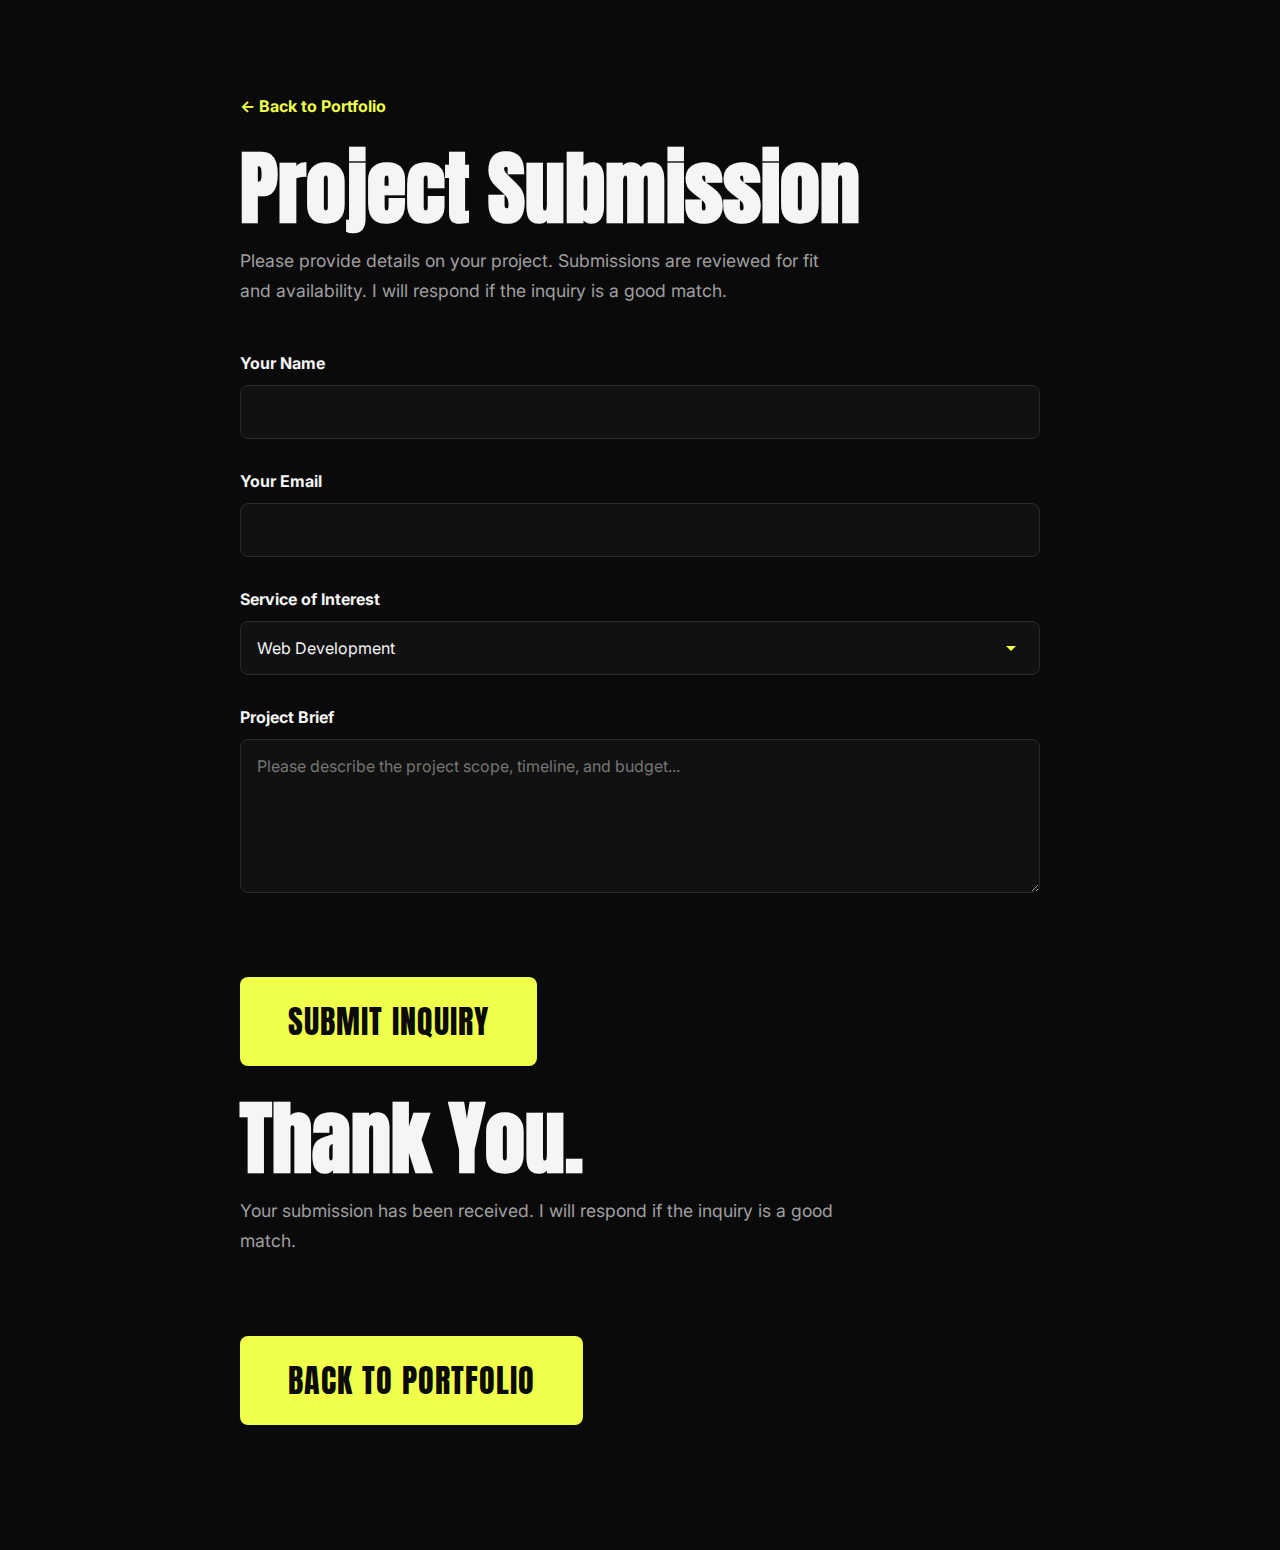
<file: contact.html>
<!DOCTYPE html>
<html lang="en">
<head>
    <meta charset="UTF-8">
    <meta name="viewport" content="width=device-width, initial-scale-1.0">
    <title>Submit an Inquiry - [Your Name]</title>
    <link rel="stylesheet" href="style.css">
    
    <link rel="preconnect" href="https://fonts.googleapis.com">
    <link rel="preconnect" href="https://fonts.gstatic.com" crossorigin>
    <link href="https://fonts.googleapis.com/css2?family=Anton&family=Inter:wght@400;500;700&display=swap" rel="stylesheet">
</head>
<body>
    <div class="page-container">
        
        <main class="form-container">
            <a href="index.html" class="back-link">&larr; Back to Portfolio</a>
            
            <h1 class="form-title">Project Submission</h1>

            <form name="inquiry" method="POST" data-netlify="true" data-netlify-honeypot="bot-field" action="/contact.html">
                <p>Please provide details on your project. Submissions are reviewed for fit and availability. I will respond if the inquiry is a good match.</p>

                <input type="hidden" name="form-name" value="inquiry" />
                
                <div style="display:none;">
                    <label>Don’t fill this out if you’re human: <input name="bot-field" /></label>
                </div>

                <div class="form-group">
                    <label for="name">Your Name</label>
                    <input type="text" id="name" name="name" required>
                </div>
                
                <div class="form-group">
                    <label for="email">Your Email</label>
                    <input type="email" id="email" name="email" required>
                </div>
                
                <div class="form-group">
                    <label for="project-type">Service of Interest</label>
                    <select id="project-type" name="project-type">
                        <option value="web-development">Web Development</option>
                        <option value="ui-ux-design">UI/UX Design</option>
                        <option value="branding">Branding</option>
                        <option value="other">Other</option>
                    </select>
                </div>
                
                <div class="form-group">
                    <label for="message">Project Brief</label>
                    <textarea id="message" name="message" rows="6" placeholder="Please describe the project scope, timeline, and budget..." required></textarea>
                </div>
                
                <div class="form-submit-wrapper">
                    <button type="submit" class="footer-button">Submit Inquiry</button>
                </div>

            </form>

            <div data-netlify-form-success="true">
                <h1 class="form-title">Thank You.</h1>
                <p>Your submission has been received. I will respond if the inquiry is a good match.</p>
                <div class="form-submit-wrapper">
                    <a href="index.html" class="footer-button">Back to Portfolio</a>
                </div>
            </div>

        </main>
    </div>
</body>
</html>
</file>
<file: style.css>
/* ======== GLOBAL STYLES (Unchanged) ======== */
:root {
    --bg-color: #0a0a0a;
    --text-color: #f5f5f5;
    --border-color: #2a2a2a;
    --accent-color: #f0ff4a;
}
body {
    background-color: var(--bg-color);
    color: var(--text-color);
    font-family: 'Inter', sans-serif;
    margin: 0;
    overscroll-behavior: none;
}
.page-container { width: 100%; }
h1, h2, h3 { font-weight: 700; margin: 0; }
p { font-size: 1.1rem; line-height: 1.7; color: #a0a0a0; }
a { color: var(--text-color); text-decoration: none; transition: color 0.3s ease; }
a:hover { color: var(--accent-color); }

/* ======== HERO SECTION (Unchanged) ======== */
.hero-section {
    min-height: 100vh; display: flex; flex-direction: column;
    justify-content: space-between; padding: 3rem; box-sizing: border-box;
    border-bottom: 1px solid var(--border-color);
}
.hero-title {
    font-family: 'Anton', sans-serif; font-size: 14vw; line-height: 0.9;
    letter-spacing: -0.02em; display: flex; flex-direction: column; padding-top: 4rem;
}
.hero-title-accent { color: var(--accent-color); }
.hero-intro { max-width: 500px; }
.hero-availability {
    display: flex; align-items: center; gap: 0.75rem;
    font-weight: 500; margin-top: 1.5rem;
}
.hero-availability span {
    width: 10px; height: 10px; background-color: var(--accent-color);
    border-radius: 50%; animation: pulse 2s infinite;
}
/* ======== HERO BACKGROUND IMAGE (NEW) ======== */
.hero-background-image {
    position: absolute;
    top: 0;
    left: 0;
    width: 100%;
    height: 100%;
    background-image: url('adi.jpeg'); /* <--- IMPORTANT: Replace with your image path */
    background-size: cover;
    background-position: center;
    z-index: -1; /* Puts it behind the text */
    
    /* Fading and blending effects */
    opacity: 0.1; /* Make it very subtle */
    filter: grayscale(100%) brightness(50%) contrast(120%); /* Blend with dark theme */
    transition: opacity 0.5s ease; /* Smooth transition if you want hover effect */
}

/* Optional: Subtle hover effect on the background image */
.hero-section:hover .hero-background-image {
    opacity: 0.15; /* Slightly less faded on hover */
    /* filter: grayscale(80%) brightness(60%) contrast(120%); */ /* Can adjust these too */
}

/* Ensure hero text stays on top */
.hero-section {
    position: relative; /* Needed for absolute positioning of the image */
}
.hero-title, .hero-intro {
    position: relative; /* Ensure these are above the image */
    z-index: 1;
}
@keyframes pulse { 0% { opacity: 1; } 50% { opacity: 0.3; } 100% { opacity: 1; } }

/* ======== REFINED HORIZONTAL SCROLL SECTION ======== */
.scroll-section-container {
    height: 100vh; /* <-- THE FIX */
    position: relative;
    overflow: hidden;
}

.scroll-section-track {
    height: 100vh;
    display: flex;
    align-items: center;
    gap: 2rem;
    will-change: transform;
}

.project-card {
    width: 70vw;
    max-width: 900px;
    height: 75vh;
    max-height: 700px;
    flex-shrink: 0;
    position: relative;
    overflow: hidden;
    background-color: #111;
    background-size: cover;
    background-position: center;
    border: 1px solid var(--border-color);
    border-radius: 12px;
    transition: box-shadow 0.4s ease;
}

.project-card:hover {
    box-shadow: inset 0 0 0 2px var(--accent-color), 0 10px 30px rgba(0,0,0,0.4);
}

.project-card::after {
    content: '';
    position: absolute;
    bottom: 0;
    left: 0;
    right: 0;
    height: 70%;
    background: linear-gradient(to top, rgba(0,0,0,0.95), transparent);
}

.project-number {
    position: absolute;
    top: 1.5rem;
    right: 1.5rem;
    font-family: 'Anton', sans-serif;
    font-size: 3rem;
    color: rgba(255, 255, 255, 0.2);
    z-index: 2;
}

.project-info {
    position: absolute;
    bottom: 0;
    left: 0;
    right: 0;
    padding: 2.5rem;
    z-index: 1;
}
/* ======== ABOUT SECTION ======== */
.about-section {
    display: flex;
    gap: 4rem;
    align-items: center;
    justify-content: center;
    min-height: 80vh;
    padding: 4rem 2rem;
    max-width: 1100px;
    margin: 0 auto; /* Center the section */
    border-top: 1px solid var(--border-color);
}

.about-photo {
    flex-basis: 40%;
    max-width: 400px;
    border-radius: 12px;
    overflow: hidden;
    border: 1px solid var(--border-color);
}

.about-photo img {
    width: 100%;
    display: block;
    filter: grayscale(100%);
    transition: all 0.4s ease;
}

.about-photo:hover img {
    filter: grayscale(0%);
    transform: scale(1.05);
}

.about-content {
    flex-basis: 60%;
}

.about-content h2 {
    font-family: 'Anton', sans-serif;
    font-size: 5rem;
    line-height: 1;
    margin-bottom: 2rem;
    color: var(--accent-color); /* Use the accent color here */
}

.about-content p {
    font-size: 1.2rem;
    max-width: 600px;
}

/* Make it responsive */
@media (max-width: 768px) {
    .about-section {
        flex-direction: column;
        text-align: center;
        gap: 2rem;
    }
}
.project-info h3 {
    font-size: 2rem;
    margin-bottom: 0.5rem;
    color: #fff;
}
.project-info p {
    font-size: 1.1rem;
    color: #aaa;
    margin: 0 0 1.5rem 0;
}
.view-project-btn {
    font-weight: 700;
    font-size: 1.1rem;
    color: var(--accent-color);
}

.project-intro-card {
    width: 30vw;
    max-width: 400px;
    background: #111;
}
.project-intro-card h2 {
    font-family: 'Anton', sans-serif;
    font-size: 5rem;
    line-height: 1;
}

.project-cta-card {
    width: 30vw;
    max-width: 400px;
    background: #111;
}
.project-cta-card h2 {
    font-family: 'Anton', sans-serif;
    font-size: 5rem;
    line-height: 1;
    margin-bottom: 1.5rem;
}


/* ======== FOOTER SECTION (Unchanged) ======== */
.footer-section {
    min-height: 80vh; display: flex; flex-direction: column;
    justify-content: center; align-items: center; text-align: center;
    padding: 4rem 2rem; border-top: 1px solid var(--border-color);
}
.footer-section h2 { font-size: 4rem; }

/* ======== NEW FOOTER BUTTON STYLE ======== */
.footer-button {
    display: inline-block; /* Makes it a block, but respects text-align: center */
    font-family: 'Anton', sans-serif;
    font-size: 2rem;
    letter-spacing: 1px;
    text-transform: uppercase;
    color: var(--bg-color); /* Dark text */
    background-color: var(--accent-color); /* Bright background */
    padding: 1.25rem 3rem;
    margin: 2rem 0;
    border: none;
    border-radius: 8px;
    transition: all 0.3s ease;
}

.footer-button:hover {
    color: var(--bg-color);
    background-color: #fff; /* White on hover */
    transform: scale(1.05);
    box-shadow: 0 10px 30px rgba(240, 255, 74, 0.2);
}
.footer-links { margin-top: 2rem; display: flex; gap: 2rem; font-weight: 700; }

/* ======== ANIMATIONS (Unchanged) ======== */
.fade-in { opacity: 0; animation: fadeIn 1s ease-out forwards; }
@keyframes fadeIn { from { opacity: 0; } to { opacity: 1; } }
.fade-in-up {
    opacity: 0; transform: translateY(30px);
    animation: fadeInUp 0.8s ease-out forwards;
}
@keyframes fadeInUp {
    from { opacity: 0; transform: translateY(30px); }
    to { opacity: 1; transform: translateY(0); }
}
/* ======== FORM PAGE STYLES ======== */

.form-container {
    max-width: 800px;
    margin: 0 auto;
    padding: 6rem 2rem 6rem;
    animation: fadeIn 1s ease-out;
}

.back-link {
    font-weight: 700;
    color: var(--accent-color);
    text-decoration: none;
    display: inline-block;
    margin-bottom: 2rem;
}

.form-title {
    font-family: 'Anton', sans-serif;
    font-size: 5rem;
    line-height: 1;
    color: var(--text-color);
    margin-bottom: 1rem;
}

.form-container p {
    font-size: 1.1rem;
    color: #a0a0a0;
    margin-bottom: 3rem;
    max-width: 600px;
}

.form-group {
    margin-bottom: 2rem;
}

.form-group label {
    display: block;
    font-weight: 700;
    font-size: 1rem;
    color: #f5f5f5;
    margin-bottom: 0.75rem;
}

/* This styles all your form fields to match the brutalist look */
.form-group input[type="text"],
.form-group input[type="email"],
.form-group select,
.form-group textarea {
    width: 100%;
    padding: 1rem;
    background-color: #111;
    border: 1px solid var(--border-color);
    border-radius: 8px;
    color: var(--text-color);
    font-family: 'Inter', sans-serif;
    font-size: 1rem;
    box-sizing: border-box; /* Important for 100% width */
    transition: border-color 0.3s ease, box-shadow 0.3s ease;
}

/* Focus state for the form fields */
.form-group input[type="text"]:focus,
.form-group input[type="email"]:focus,
.form-group select:focus,
.form-group textarea:focus {
    outline: none;
    border-color: var(--accent-color);
    box-shadow: 0 0 0 2px var(--accent-color);
}

.form-group select {
    /* Basic appearance reset for select */
    -webkit-appearance: none;
    -moz-appearance: none;
    appearance: none;
    /* Add custom dropdown arrow */
    background-image: url('data:image/svg+xml;utf8,<svg fill="%23f0ff4a" height="24" viewBox="0 0 24 24" width="24" xmlns="http://www.w3.org/2000/svg"><path d="M7 10l5 5 5-5z"/></svg>');
    background-repeat: no-repeat;
    background-position: right 1rem center;
    background-size: 1.5em;
}

.form-submit-wrapper {
    text-align: left;
    margin-top: 3rem;
}

/* We re-use the .footer-button style from the last step! */
.footer-button {
    cursor: pointer;
}
</file>
